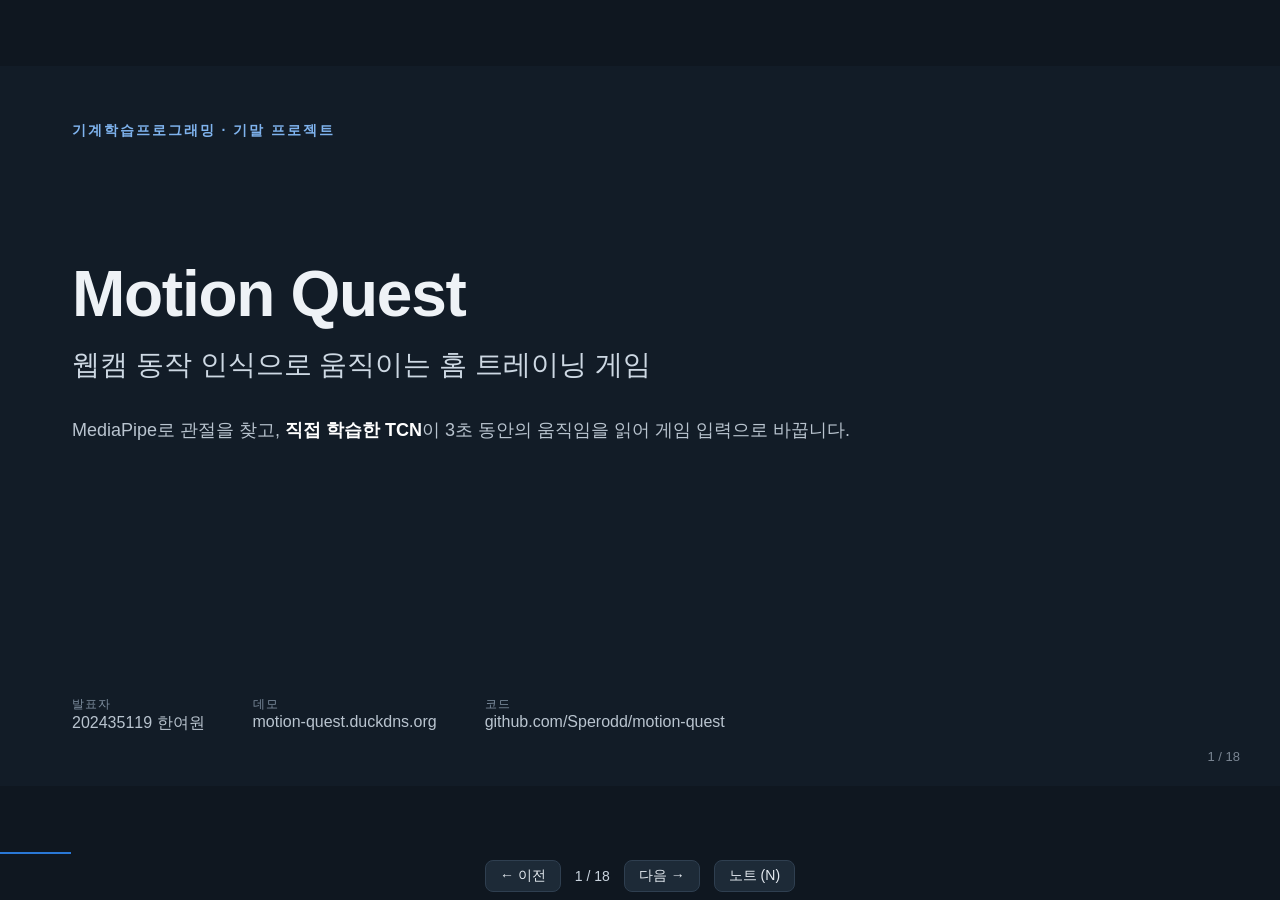
<file: presentation/motion-quest-final.html>
<!doctype html>
<html lang="ko">
<head>
<meta charset="utf-8">
<meta name="viewport" content="width=device-width,initial-scale=1">
<title>Motion Quest 발표</title>
<style>
:root{
  --bg:#0f1720; --paper:#fbfaf7; --ink:#18212b; --ink-2:#4a5562; --muted:#7a8592; --line:#dfe3e8;
  --soft:#f1f3f5; --accent:#2a78d6; --accent-soft:#e6f0fb; --lstm:#eb6834; --lstm-soft:#fdeee7;
  --dummy:#9aa3ad; --good:#0a7d4f; --warn:#b26a00;
}
*{box-sizing:border-box}
html,body{margin:0;height:100%;background:var(--bg);font-family:"Pretendard","Malgun Gothic","Apple SD Gothic Neo",sans-serif;color:var(--ink)}
#stage{position:fixed;inset:0 0 48px 0;display:grid;place-items:center;overflow:hidden}
.deck{position:relative;width:1280px;height:720px;transform-origin:center center;flex:none}
.slide{position:absolute;inset:0;background:var(--paper);padding:56px 72px 52px;display:none;overflow:hidden}
.slide.active{display:flex;flex-direction:column}
.slide.dark{background:#121c27;color:#eef2f6}
.kicker{font-size:14px;font-weight:700;letter-spacing:.14em;text-transform:uppercase;color:var(--accent);margin-bottom:10px}
.dark .kicker{color:#7fb3ee}
h1{font-size:64px;line-height:1.08;margin:0;letter-spacing:-.02em}
h2{font-size:38px;line-height:1.2;margin:0 0 24px;letter-spacing:-.01em}
h3{font-size:20px;margin:0 0 8px}
p{margin:0;font-size:18px;line-height:1.6;color:var(--ink-2)}
.dark p{color:#b9c4cf}
.lead{font-size:22px;color:var(--ink-2)}
.pg{position:absolute;right:40px;bottom:22px;font-size:13px;color:var(--muted);font-variant-numeric:tabular-nums}
.foot{position:absolute;left:72px;bottom:22px;font-size:13px;color:var(--muted)}
.grid{display:grid;gap:20px}
.g2{grid-template-columns:1fr 1fr}.g3{grid-template-columns:repeat(3,1fr)}.g4{grid-template-columns:repeat(4,1fr)}
.card{background:#fff;border:1px solid var(--line);border-radius:14px;padding:20px 22px}
.card p{font-size:16px}
.tag{display:inline-block;font-size:12px;font-weight:700;padding:3px 9px;border-radius:999px;background:var(--accent-soft);color:var(--accent);margin-bottom:10px}
.tag.o{background:var(--lstm-soft);color:#b8461b}.tag.g{background:#e7f4ee;color:var(--good)}.tag.n{background:var(--soft);color:var(--ink-2)}
.big{font-size:44px;font-weight:800;letter-spacing:-.02em;font-variant-numeric:tabular-nums;line-height:1.1}
.big small{font-size:18px;font-weight:600;color:var(--muted);margin-left:4px}
table{border-collapse:collapse;width:100%;font-size:16px;font-variant-numeric:tabular-nums}
th,td{padding:8px 12px;border-bottom:1px solid var(--line);text-align:left}
th{font-size:13px;color:var(--muted);font-weight:700;letter-spacing:.04em}
td.n,th.n{text-align:right}
tr.hl td{background:var(--accent-soft);font-weight:700}
code{font-family:Consolas,monospace;font-size:.9em;background:var(--soft);padding:1px 6px;border-radius:5px}
ul.clean{margin:0;padding:0;list-style:none}
ul.clean li{font-size:17px;line-height:1.55;color:var(--ink-2);padding:6px 0 6px 20px;position:relative}
ul.clean li::before{content:"";position:absolute;left:0;top:16px;width:8px;height:8px;border-radius:50%;background:var(--accent)}
ul.clean li b{color:var(--ink)}
.flow{display:flex;align-items:stretch;gap:0}
.step{flex:1;background:#fff;border:1px solid var(--line);border-radius:12px;padding:14px 14px 16px;position:relative}
.step .no{font-size:12px;font-weight:800;color:var(--accent)}
.step h3{font-size:17px;margin:4px 0 6px}
.step p{font-size:13.5px;line-height:1.5}
.arrow{width:26px;display:grid;place-items:center;color:var(--muted);font-size:20px;flex:none}
.where{font-size:11px;font-weight:700;color:var(--muted);letter-spacing:.06em;margin-top:8px}
.shot{border-radius:10px;border:1px solid var(--line);width:100%;display:block;background:#fff}
.cap{font-size:13.5px;color:var(--ink-2);margin-top:8px;line-height:1.45}
.note{font-size:14px;color:var(--muted);margin-top:auto;padding-top:14px;border-top:1px solid var(--line)}
.dark .note{border-color:#2b3a4a;color:#8fa0b1}
.pill{display:inline-flex;gap:8px;align-items:center;font-size:14px;color:var(--ink-2);margin-right:18px}
.sw{width:12px;height:12px;border-radius:3px;display:inline-block}
.arch{display:flex;flex-direction:column;gap:7px}
.layer{border-radius:9px;padding:9px 14px;font-size:15px;display:flex;justify-content:space-between;border:1px solid var(--line);background:#fff}
.layer b{font-weight:700}.layer span{color:var(--muted);font-size:13.5px}
.layer.t{border-color:#b9d3f3;background:var(--accent-soft)}
.layer.l{border-color:#f5c7b3;background:var(--lstm-soft)}
svg text{font-family:inherit}
.tip{position:absolute;pointer-events:none;background:#18212b;color:#fff;font-size:13px;padding:6px 9px;border-radius:7px;opacity:0;transition:opacity .1s;white-space:nowrap;z-index:5}
/* nav */
#bar{position:fixed;left:0;right:0;bottom:0;height:48px;display:flex;align-items:center;justify-content:center;gap:14px;color:#c9d3dd;font-size:14px}
#bar button{background:#1d2a37;color:#e5ebf1;border:1px solid #2f3f50;border-radius:8px;padding:6px 14px;font:inherit;cursor:pointer}
#bar button:hover{background:#273748}
#bar button:focus-visible{outline:2px solid #7fb3ee;outline-offset:2px}
#prog{position:fixed;left:0;bottom:46px;height:2px;background:var(--accent);transition:width .2s}
aside.notes{display:none}
body.show-notes aside.notes{display:block;position:absolute;left:0;right:0;bottom:0;background:#fff8d6;border-top:1px solid #e6d58a;font-size:15px;line-height:1.5;padding:10px 72px;color:#4a3d00;z-index:4}
@media print{
  @page{size:1280px 720px;margin:0}
  html,body{background:#fff}
  #bar,#prog{display:none}
  #stage{position:static;display:block}
  .deck{transform:none!important;width:auto;height:auto}
  .slide{display:flex!important;flex-direction:column;position:relative;width:1280px;height:720px;break-after:page}
  aside.notes{display:none!important}
}
</style>
</head>
<body>
<div id="stage"><div class="deck" id="deck">

<!-- 1. Title -->
<section class="slide dark">
  <div class="kicker">기계학습프로그래밍 · 기말 프로젝트</div>
  <h1 style="margin-top:110px">Motion Quest</h1>
  <p class="lead" style="font-size:28px;color:#cdd8e3;margin-top:14px">웹캠 동작 인식으로 움직이는 홈 트레이닝 게임</p>
  <p style="margin-top:28px;font-size:18px">MediaPipe로 관절을 찾고, <b style="color:#fff">직접 학습한 TCN</b>이 3초 동안의 움직임을 읽어 게임 입력으로 바꿉니다.</p>
  <div style="margin-top:auto;display:flex;gap:48px;font-size:16px;color:#b9c4cf">
    <div><div style="color:#7f8fa0;font-size:12px;letter-spacing:.1em">발표자</div>202435119 한여원</div>
    <div><div style="color:#7f8fa0;font-size:12px;letter-spacing:.1em">데모</div>motion-quest.duckdns.org</div>
    <div><div style="color:#7f8fa0;font-size:12px;letter-spacing:.1em">코드</div>github.com/Sperodd/motion-quest</div>
  </div>
  <aside class="notes">웹캠만으로 운동 동작을 인식해 게임 입력으로 쓰는 프로젝트입니다. 오늘은 전체 흐름, 데이터, 모델, 결과, 서비스 순서로 발표합니다.</aside>
</section>

<!-- 2. Agenda -->
<section class="slide">
  <div class="kicker">목차</div>
  <h2>오늘 다룰 내용</h2>
  <div class="grid g3" style="margin-top:10px">
    <div class="card"><span class="tag">01</span><h3>문제 정의</h3><p>왜 운동을 게임 입력으로 바꾸는가</p></div>
    <div class="card"><span class="tag">02</span><h3>전체 흐름</h3><p>웹캠 → 관절 → 분류 → 게임</p></div>
    <div class="card"><span class="tag">03</span><h3>데이터</h3><p>UI-PRMD + 직접 수집한 idle, 분할과 전처리</p></div>
    <div class="card"><span class="tag">04</span><h3>모델</h3><p>제안 TCN vs 베이스라인 LSTM, 학습 설정</p></div>
    <div class="card"><span class="tag">05</span><h3>평가와 선택</h3><p>Dummy·LSTM·TCN 비교, 오류 분석, 한계</p></div>
    <div class="card"><span class="tag">06</span><h3>서비스와 회고</h3><p>배포, 화면, 문제 해결 사례, 개선 계획</p></div>
  </div>
</section>

<!-- 3. Problem -->
<section class="slide">
  <div class="kicker">01 · 문제 정의</div>
  <h2>혼자 하는 홈 트레이닝은 쉽게 지루해진다</h2>
  <div class="grid g4">
    <div class="card"><span class="tag n">Who</span><p>집에서 운동하고 싶지만 반복 운동에 쉽게 흥미를 잃는 사용자</p></div>
    <div class="card"><span class="tag n">What</span><p>영상 시청·횟수 기록만으로는 재미와 즉각적인 반응이 부족</p></div>
    <div class="card"><span class="tag n">When</span><p>집에서 PC와 웹캠으로 혼자 운동할 때</p></div>
    <div class="card"><span class="tag n">Why</span><p>내 움직임이 게임에 반영되는 경험으로 참여 동기를 높이기</p></div>
  </div>
  <div class="grid g2" style="margin-top:22px">
    <div class="card"><span class="tag">차별점</span><h3>몸이 곧 컨트롤러</h3><p>별도 장비 없이 웹캠만 사용합니다. 영상은 브라우저에 두고 <b>관절 좌표만</b> 서버로 보냅니다.</p></div>
    <div class="card"><span class="tag g">정량 목표</span><h3>Test Macro-F1 ≥ 0.80</h3><p>5개 클래스(운동 4 + 대기)의 F1 평균으로, 클래스 불균형에도 공정하게 평가합니다.</p></div>
  </div>
</section>

<!-- 4. Pipeline -->
<section class="slide">
  <div class="kicker">02 · 전체 흐름</div>
  <h2>웹캠에서 게임까지, 6단계 파이프라인</h2>
  <div class="flow">
    <div class="step"><div class="no">01</div><h3>웹캠</h3><p>브라우저에서 카메라 프레임 획득</p><div class="where">BROWSER</div></div>
    <div class="arrow">→</div>
    <div class="step"><div class="no">02</div><h3>MediaPipe Lite</h3><p>사전 학습 모델로 12개 관절의 world XYZ 추출</p><div class="where">BROWSER</div></div>
    <div class="arrow">→</div>
    <div class="step"><div class="no">03</div><h3>WebSocket</h3><p>timestamp·XYZ·visibility만 JSON으로 전송 <code>/ws/pose</code></p><div class="where">NETWORK</div></div>
    <div class="arrow">→</div>
    <div class="step" style="border-color:#b9d3f3;background:var(--accent-soft)"><div class="no">04</div><h3>특징 + TCN</h3><p>3초 버퍼 → 30 Hz 보간 → [1, 90, 54] → TorchScript TCN</p><div class="where">FASTAPI SERVER</div></div>
    <div class="arrow">→</div>
    <div class="step"><div class="no">05</div><h3>확정·카운트</h3><p>70% 이상 1초 유지 시 확정, idle→운동→idle이면 +1</p><div class="where">BROWSER</div></div>
    <div class="arrow">→</div>
    <div class="step"><div class="no">06</div><h3>Godot 게임</h3><p>같은 출처 iframe이 확정 동작을 읽어 캐릭터 행동으로</p><div class="where">BROWSER</div></div>
  </div>
  <div class="grid g3" style="margin-top:26px">
    <div class="card"><span class="tag n">사전 학습</span><h3>MediaPipe Pose Lite</h3><p>이미지 → 관절 좌표. 학습하지 않고 그대로 사용</p></div>
    <div class="card"><span class="tag">직접 학습</span><h3>TCN 동작 분류기</h3><p>관절 시계열 → 5개 클래스. 처음부터(scratch) 학습</p></div>
    <div class="card"><span class="tag g">핵심 설계</span><h3>학습 = 추론 전처리</h3><p><code>pose_features.py</code> 하나를 노트북과 서버가 공유, 해시로 검사</p></div>
  </div>
  <p class="note">추론 주기 최소 250 ms(최대 약 4회/초) · 영상은 서버로 보내지 않고 관절 좌표만 전송 · 서버는 연결별로 최근 약 3초를 버퍼링</p>
  <aside class="notes">관절 추정은 사전 학습된 MediaPipe, 동작 분류는 제가 직접 학습한 TCN으로 역할이 나뉩니다.</aside>
</section>

<!-- 5. Data -->
<section class="slide">
  <div class="kicker">03 · 데이터</div>
  <h2>공개 재활 데이터 + 직접 수집한 대기 동작</h2>
  <div class="grid g2" style="grid-template-columns:1.15fr 1fr">
    <div class="card">
      <span class="tag">UI-PRMD · University of Idaho</span>
      <ul class="clean">
        <li>건강한 참가자 <b>10명</b> × 운동 10종 × 10회 반복</li>
        <li><b>Vicon</b> 광학 모션캡처 100 Hz, 마커 39개 XYZ</li>
        <li>라이선스 <b>ODC PDDL v1.0</b> (퍼블릭 도메인)</li>
        <li>선정 이유: 스쿼트·런지 등 게임 입력에 쓸 운동의 3D 관절 시계열</li>
      </ul>
      <span class="tag o" style="margin-top:12px">직접 수집 · MediaPipe 웹캠</span>
      <ul class="clean">
        <li>UI-PRMD에는 <b>대기(idle)</b> 상태가 없어 직접 녹화</li>
        <li>1명 · 녹화 5개 · 4,499프레임 · 약 150초</li>
      </ul>
    </div>
    <div>
      <table>
        <tr><th>코드</th><th>클래스</th><th>출처</th><th class="n">녹화</th></tr>
        <tr><td>M01</td><td>Deep Squat</td><td>Vicon</td><td class="n">10</td></tr>
        <tr><td>M03</td><td>Inline Lunge</td><td>Vicon</td><td class="n">9</td></tr>
        <tr><td>M04</td><td>Side Lunge</td><td>Vicon</td><td class="n">10</td></tr>
        <tr><td>M09</td><td>Shoulder Int.-Ext. Rotation</td><td>Vicon</td><td class="n">10</td></tr>
        <tr><td>idle</td><td>Standing Rest</td><td>웹캠</td><td class="n">5</td></tr>
      </table>
      <div class="grid g3" style="margin-top:20px;gap:12px">
        <div><div class="big">44</div><p style="font-size:14px">녹화</p></div>
        <div><div class="big">111.5<small>k</small></div><p style="font-size:14px">원본 프레임</p></div>
        <div><div class="big">20<small>분</small></div><p style="font-size:14px">총 녹화 시간</p></div>
      </div>
    </div>
  </div>
  <p class="note">M03_s03은 원본 데이터에서 누락되어 있으며 가상 샘플로 채우지 않았습니다.</p>
</section>

<!-- 6. Split & distribution -->
<section class="slide">
  <div class="kicker">03 · 데이터 분할</div>
  <h2>사람 단위로 나눠 처음 보는 사람으로 평가</h2>
  <div class="grid g2" style="grid-template-columns:1.25fr 1fr">
    <div>
      <table>
        <tr><th>클래스</th><th class="n">Train</th><th class="n">Val</th><th class="n">Test</th><th class="n">비율</th></tr>
        <tr><td>M01 Deep Squat</td><td class="n">149</td><td class="n">59</td><td class="n">52</td><td class="n">23.4%</td></tr>
        <tr><td>M03 Inline Lunge</td><td class="n">112</td><td class="n">61</td><td class="n">51</td><td class="n">20.2%</td></tr>
        <tr><td>M04 Side Lunge</td><td class="n">158</td><td class="n">56</td><td class="n">50</td><td class="n">23.8%</td></tr>
        <tr><td>M09 Shoulder Rotation</td><td class="n">136</td><td class="n">38</td><td class="n">51</td><td class="n">20.3%</td></tr>
        <tr><td>idle Standing Rest</td><td class="n">82</td><td class="n">27</td><td class="n">27</td><td class="n">12.3%</td></tr>
        <tr class="hl"><td>합계 (90프레임 창)</td><td class="n">637</td><td class="n">241</td><td class="n">231</td><td class="n">1,109</td></tr>
      </table>
      <p style="font-size:15px;margin-top:12px">idle이 12.3%로 적어 <b>클래스 가중 Cross Entropy</b>로 보정하고, Macro-F1·Balanced Accuracy로 평가합니다.</p>
    </div>
    <div class="grid" style="gap:14px">
      <div class="card"><span class="tag">참가자 분할 6 : 2 : 2</span><p>Train <b>s01–s06</b> · Val <b>s07–s08</b> · Test <b>s09–s10</b><br>창 수 비율 57.4% : 21.7% : 20.8%</p></div>
      <div class="card"><span class="tag n">누수 방지</span><p>녹화 단위로 먼저 나눈 뒤 창을 생성합니다. 겹치는 창이 분할을 넘나들지 않습니다.</p></div>
      <div class="card"><span class="tag n">재현성</span><p>Random seed <b>42</b> 고정 (Python·NumPy·PyTorch). 웹캠 idle 녹화는 3 : 1 : 1.</p></div>
    </div>
  </div>
</section>

<!-- 7. Preprocessing -->
<section class="slide">
  <div class="kicker">03 · 전처리</div>
  <h2>센서가 달라도 같은 입력이 되도록</h2>
  <div class="grid g4" style="gap:14px">
    <div class="card"><span class="tag">1</span><h3>결측 보간</h3><p>결측률 5%·연속 30프레임 이하만 보간, 초과 시 중단</p></div>
    <div class="card"><span class="tag">2</span><h3>공통 12관절</h3><p>Vicon 마커 117열 → 어깨·팔꿈치·손목·골반·무릎·발목 좌우</p></div>
    <div class="card"><span class="tag">3</span><h3>30 Hz 재표본화</h3><p>Vicon <code>resample_poly(3,10)</code>, 웹캠은 타임스탬프 보간</p></div>
    <div class="card"><span class="tag">4</span><h3>3초 창</h3><p>90프레임, 30프레임 간격. 녹화 경계를 넘지 않음</p></div>
    <div class="card"><span class="tag">5</span><h3>몸 기준 정규화</h3><p>골반 중심 이동 · 몸통 길이로 크기 · 좌우/수직/깊이 축</p></div>
    <div class="card"><span class="tag">6</span><h3>각도 18개</h3><p>같은 XYZ에서 내각·기울기·좌우 차이 계산 → [0, 1]</p></div>
    <div class="card"><span class="tag">7</span><h3>표준화</h3><p>train 평균·표준편차만 사용, 모델 내부에서 수행</p></div>
    <div class="card"><span class="tag">8</span><h3>좌우 반전 증강</h3><p>train에서 50% 확률로 좌우 관절 교환</p></div>
  </div>
  <div class="card" style="margin-top:18px;display:flex;align-items:center;gap:28px">
    <div style="font-size:15px;color:var(--muted);flex:none">모델 입력 1개</div>
    <div style="font-size:26px;font-weight:800"><span style="color:var(--accent)">[90 프레임</span> × <span>54 특징]</span></div>
    <div style="font-size:16px;color:var(--ink-2)">= 위치 36 (12관절 × XYZ) + 각도 18 · 위치는 발의 배치, 각도는 관절 굽힘을 표현</div>
  </div>
</section>

<!-- 8. TCN -->
<section class="slide">
  <div class="kicker">04 · 제안 모델</div>
  <h2>TCN — 시간축을 따라 움직임을 읽는 합성곱</h2>
  <div class="grid g2" style="grid-template-columns:1fr 1.1fr;gap:34px">
    <div class="arch">
      <div class="layer"><b>입력</b><span>[B, 90, 54]</span></div>
      <div class="layer"><b>채널별 표준화</b><span>train 통계</span></div>
      <div class="layer t"><b>Residual Block 1</b><span>64ch · dilation 1</span></div>
      <div class="layer t"><b>Residual Block 2</b><span>64ch · dilation 2</span></div>
      <div class="layer t"><b>Residual Block 3</b><span>64ch · dilation 4</span></div>
      <div class="layer t"><b>Residual Block 4</b><span>64ch · dilation 8</span></div>
      <div class="layer"><b>시간축 평균 pooling</b><span>90 → 1</span></div>
      <div class="layer"><b>Linear</b><span>64 → 5 클래스</span></div>
    </div>
    <div class="grid" style="gap:14px;align-content:start">
      <div class="card"><span class="tag">왜 TCN인가</span><p>한 프레임만으로는 스쿼트의 서 있는 순간과 대기 자세를 구분할 수 없습니다. <b>최근 3초의 흐름</b>을 함께 봐야 합니다.</p></div>
      <div class="card"><span class="tag n">구조</span><p>Block = causal Conv1d 2개 + LayerNorm·ReLU·Dropout. Dilation 1→8로 <b>수용 영역 61프레임</b>.</p></div>
      <div class="grid g2" style="gap:14px">
        <div class="card"><div class="big">101,765</div><p style="font-size:14px">파라미터</p></div>
        <div class="card"><div class="big">Scratch</div><p style="font-size:14px">무작위 초기화부터 학습</p></div>
      </div>
    </div>
  </div>
</section>

<!-- 9. LSTM baseline -->
<section class="slide">
  <div class="kicker">04 · 베이스라인 모델</div>
  <h2>LSTM — 같은 조건에서 구조만 바꿔 비교</h2>
  <div class="grid g2" style="grid-template-columns:1fr 1.25fr;gap:34px">
    <div class="arch">
      <div class="layer"><b>입력</b><span>[B, 90, 54]</span></div>
      <div class="layer"><b>채널별 표준화</b><span>TCN과 동일</span></div>
      <div class="layer l"><b>LSTM layer 1</b><span>hidden 64</span></div>
      <div class="layer l"><b>LSTM layer 2</b><span>hidden 64 · dropout 0.2</span></div>
      <div class="layer"><b>마지막 시점 hidden state</b><span>t = 90</span></div>
      <div class="layer"><b>Dropout → Linear</b><span>64 → 5 클래스</span></div>
      <p style="font-size:15px;margin-top:10px">파라미터 <b>64,325</b> · 시계열 분류의 대표 구조라 비교 기준으로 선택</p>
    </div>
    <div>
      <table>
        <tr><th>항목</th><th>TCN (제안)</th><th>LSTM (베이스라인)</th></tr>
        <tr><td>시간 처리</td><td>dilated 합성곱 + 평균 pooling</td><td>순환 상태 + 마지막 시점</td></tr>
        <tr><td>입력·분할·증강</td><td colspan="2" style="text-align:center">동일</td></tr>
        <tr><td>Optimizer</td><td colspan="2" style="text-align:center">AdamW · lr 0.001 · wd 0.0001</td></tr>
        <tr><td>Batch · Epoch</td><td colspan="2" style="text-align:center">64 · 최대 100</td></tr>
        <tr><td>Loss</td><td colspan="2" style="text-align:center">클래스 가중 Cross Entropy</td></tr>
        <tr><td>모델 선택</td><td colspan="2" style="text-align:center">Val Macro-F1 최고 · patience 15</td></tr>
        <tr><td>Seed</td><td colspan="2" style="text-align:center">42 (LSTM 학습 직전 재설정)</td></tr>
      </table>
      <p style="font-size:15px;margin-top:14px">구조 외 조건을 모두 맞춰, 성능 차이가 <b>모델 구조에서만</b> 나오도록 했습니다.</p>
    </div>
  </div>
</section>

<!-- 10. Training log -->
<section class="slide">
  <div class="kicker">04 · 학습 로그</div>
  <h2>TCN은 1 epoch, LSTM은 4 epoch 만에 수렴</h2>
  <div class="grid g2" style="grid-template-columns:1.35fr 1fr;gap:30px">
    <div class="card" style="position:relative;padding:16px 18px 10px">
      <div style="display:flex;justify-content:space-between;align-items:center">
        <h3 style="font-size:16px;margin:0">Validation Macro-F1 (epoch 1–7)</h3>
        <div><span class="pill"><span class="sw" style="background:var(--accent)"></span>TCN</span><span class="pill" style="margin-right:0"><span class="sw" style="background:var(--lstm)"></span>LSTM</span></div>
      </div>
      <svg id="curve" viewBox="0 0 600 330" width="100%" role="img" aria-label="TCN과 LSTM의 epoch별 검증 Macro-F1"></svg>
      <div class="tip" id="tip-curve"></div>
    </div>
    <div class="grid" style="gap:14px;align-content:start">
      <table>
        <tr><th>모델</th><th class="n">실행 epoch</th><th class="n">선택 epoch</th><th class="n">최고 Val F1</th></tr>
        <tr><td>TCN</td><td class="n">16</td><td class="n">1</td><td class="n">1.0000</td></tr>
        <tr><td>LSTM</td><td class="n">19</td><td class="n">4</td><td class="n">1.0000</td></tr>
      </table>
      <div class="card"><p>두 모델 모두 Val F1이 1.0에 도달한 뒤 15 epoch 동안 개선이 없어 <b>early stopping</b>으로 종료했습니다.</p></div>
      <div class="card" style="border-color:#f1d29a;background:#fff9ec"><p><b>Validation 포화:</b> 두 모델 모두 1.0이라 Val만으로는 우열을 가릴 수 없었습니다 → 최종 선택은 Test 지표로.</p></div>
      <p style="font-size:13px;color:var(--muted)">로그: history.csv · lstm_history.csv</p>
    </div>
  </div>
</section>

<!-- 11. Results -->
<section class="slide">
  <div class="kicker">05 · 평가 결과</div>
  <h2>Test 231개 창에서 TCN이 가장 높다</h2>
  <div class="grid g2" style="grid-template-columns:1fr 1.15fr;gap:30px">
    <div class="card" style="position:relative;padding:16px 18px 8px">
      <h3 style="font-size:16px;margin:0 0 4px">Test Macro-F1</h3>
      <svg id="bars" viewBox="0 0 520 300" width="100%" role="img" aria-label="모델별 test Macro-F1 막대 그래프"></svg>
      <div class="tip" id="tip-bars"></div>
    </div>
    <div>
      <table>
        <tr><th>모델</th><th class="n">Accuracy</th><th class="n">Macro-F1</th><th class="n">Bal. Acc.</th><th class="n">녹화 Acc.</th></tr>
        <tr class="hl"><td>TCN (제안) ✔</td><td class="n">1.0000</td><td class="n">1.0000</td><td class="n">1.0000</td><td class="n">1.0000</td></tr>
        <tr><td>LSTM (베이스라인)</td><td class="n">0.9524</td><td class="n">0.9558</td><td class="n">0.9569</td><td class="n">1.0000</td></tr>
        <tr><td>Dummy most frequent</td><td class="n">0.2165</td><td class="n">0.0712</td><td class="n">0.2000</td><td class="n">—</td></tr>
        <tr><td>Dummy stratified</td><td class="n">0.1965</td><td class="n">0.1861</td><td class="n">0.1883</td><td class="n">—</td></tr>
        <tr><td>Dummy uniform</td><td class="n">0.1996</td><td class="n">0.1944</td><td class="n">0.1945</td><td class="n">—</td></tr>
      </table>
      <div class="grid g2" style="gap:14px;margin-top:16px">
        <div class="card"><span class="tag g">목표 달성</span><p>Macro-F1 1.0000 ≥ 목표 0.80</p></div>
        <div class="card"><span class="tag n">Dummy</span><p>라벨 분포만 쓰는 기준선. 모델이 실제 관절 정보를 쓰는지 확인</p></div>
      </div>
    </div>
  </div>
  <p class="note">Dummy는 seed 42–51, 10회 평균 · 녹화 Acc.는 녹화별 다수결 정확도</p>
</section>

<!-- 12. Error analysis -->
<section class="slide">
  <div class="kicker">05 · 오류 분석</div>
  <h2>LSTM의 오답 11개는 모두 한 사람의 어깨 회전</h2>
  <div class="grid g2" style="grid-template-columns:1.2fr 1fr;gap:28px">
    <div>
      <img class="shot" style="width:auto;max-width:100%;max-height:440px;margin:0 auto" src="../ui_prmd_tcn_output/lstm_confusion_matrix.png" alt="LSTM test 혼동행렬">
      <div class="cap" style="text-align:center">LSTM test 혼동행렬 — TCN은 대각선만 채워짐 (lstm_confusion_matrix.png)</div>
    </div>
    <div class="grid" style="gap:12px;align-content:start">
      <table>
        <tr><th>실제</th><th>LSTM 예측</th><th class="n">창</th><th class="n">확신도</th></tr>
        <tr><td>M09 어깨 회전</td><td>M01 스쿼트</td><td class="n">6</td><td class="n">0.35–0.57</td></tr>
        <tr><td>M09 어깨 회전</td><td>M04 사이드 런지</td><td class="n">4</td><td class="n">0.37–0.39</td></tr>
        <tr><td>M01 스쿼트</td><td>M09 어깨 회전</td><td class="n">1</td><td class="n">0.49</td></tr>
      </table>
      <ul class="clean">
        <li><b>모두 참가자 s10</b>, 같은 창에서 TCN은 확신도 0.93–0.97로 정답</li>
        <li>M09는 하체가 거의 움직이지 않아 단서가 <b>손목·팔꿈치의 작은 변화</b>뿐</li>
        <li>LSTM은 <b>마지막 시점</b>만, TCN은 <b>시간축 전체 평균</b>으로 판단 → 작은 반복 변화에 TCN이 유리하다는 가설</li>
        <li>오답 확신도는 모두 0.6 미만 → 서비스의 70% 확정 기준에서는 대부분 걸러짐</li>
      </ul>
    </div>
  </div>
</section>

<!-- 13. Selection & limits -->
<section class="slide">
  <div class="kicker">05 · 최종 선택과 한계</div>
  <h2>규칙대로 TCN을 선택, 하지만 100%는 조심해서 읽는다</h2>
  <div class="grid g2" style="gap:24px">
    <div class="card">
      <span class="tag g">선택 규칙 (노트북 코드로 고정)</span>
      <div style="font-size:19px;font-weight:700;margin:6px 0 14px">Test Macro-F1 → Balanced Acc. → 동률이면 서비스 모델</div>
      <ul class="clean">
        <li>TCN이 세 지표 모두 우세 (Macro-F1 <b>+0.0442</b>)</li>
        <li>LSTM이 파라미터는 37% 적지만, 서버 처리 <b>7 ms</b>(캡처 기준)로 TCN도 충분히 빠름</li>
        <li>TorchScript로 내보내 서버가 그대로 로드</li>
      </ul>
    </div>
    <div class="card" style="border-color:#f1d29a;background:#fffaf0">
      <span class="tag" style="background:#fbecc9;color:var(--warn)">결과의 한계</span>
      <ul class="clean">
        <li><b>센서 = 라벨 단서 가능성:</b> 운동은 Vicon, idle은 웹캠</li>
        <li><b>웹캠 운동 미검증:</b> 웹캠 test에는 idle만 있음</li>
        <li><b>작은 test:</b> 참가자 2명, seed 1회. 로컬 CPU 재실행에서 LSTM F1은 0.99로 변동</li>
        <li><b>Test로 선택:</b> Val 포화로 test를 선택에 사용 → 다소 낙관적</li>
      </ul>
    </div>
  </div>
  <p class="note">확인된 범위: “저장된 test 분할에서 TCN이 더 안정적이었다.” 실제 웹캠 운동 인식 성능은 추가 수집이 필요합니다.</p>
</section>

<!-- 14. Service -->
<section class="slide">
  <div class="kicker">06 · 서비스 프로토타입</div>
  <h2>실제 웹캠으로 플레이하는 화면</h2>
  <div class="grid g2" style="grid-template-columns:1.45fr 1fr;gap:24px;margin-top:-6px">
    <div><img class="shot" src="../images/pose.png" alt="스쿼트 인식 중"><div class="cap"><b>② 인식 중</b> — 실제 웹캠 스쿼트가 M01 <b>93.9%</b>로 1초 유지되어 <b>딥 스쿼트로 확정</b>(확정 점수 91.95%, 서버 처리 7 ms)</div></div>
    <div class="grid" style="gap:12px;align-content:start">
      <div><img class="shot" src="../images/menu.png" alt="시작 화면"><div class="cap"><b>① 시작 화면</b> — 가운데 Godot 게임, 오른쪽 웹캠과 모델 점수</div></div>
      <div><img class="shot" src="../images/count.png" alt="운동별 카운트"><div class="cap"><b>③ 기록</b> — 운동별 구간 카운트와 규칙 안내</div></div>
      <div class="card" style="padding:12px 16px"><p style="font-size:15px"><b>70% 이상 · 1초 유지</b> → 동작 확정<br><b>idle → 운동 → idle</b> → +1 카운트</p></div>
    </div>
  </div>
</section>

<!-- 15. Deploy -->
<section class="slide">
  <div class="kicker">06 · 배포</div>
  <h2>OCI에 배포, HTTPS 공개 URL로 접속</h2>
  <div class="grid g2" style="gap:24px">
    <div class="card">
      <span class="tag">공개 URL</span>
      <div style="font-size:30px;font-weight:800;margin:6px 0 16px;color:var(--accent)">motion-quest.duckdns.org</div>
      <ul class="clean">
        <li><b>Oracle Cloud</b> CPU 인스턴스에서 FastAPI + PyTorch 실행</li>
        <li>브라우저 카메라 사용을 위해 <b>HTTPS 인증서</b> 적용</li>
        <li><code>/ws/pose</code> <b>WebSocket 프록시</b> 설정</li>
        <li>서버 시작 시 모델·전처리 해시와 입력 계약 검사</li>
      </ul>
    </div>
    <div>
      <h3>잘못된 입력 처리</h3>
      <table style="font-size:15px">
        <tr><th>상황</th><th>처리</th></tr>
        <tr><td>관절 수 ≠ 12, 비유한 좌표, 역행 timestamp</td><td><code>invalid_input</code> + 원인 메시지</td></tr>
        <tr><td>메시지 크기 초과 / 다른 출처</td><td>연결 종료 (1009 / 1008)</td></tr>
        <tr><td>관절을 찾지 못함</td><td>버퍼 유지, 안내 문구</td></tr>
        <tr><td>1.5초 이상 예측 없음</td><td>후보 초기화, 마지막 확정 유지</td></tr>
        <tr><td>카메라 권한 거부</td><td>권한·브라우저 안내</td></tr>
      </table>
    </div>
  </div>
</section>

<!-- 16. Lessons: problem solving -->
<section class="slide">
  <div class="kicker">07 · Lessons Learned</div>
  <h2>문제 → 원인 → 시도 → 결과</h2>
  <table style="font-size:16px;line-height:1.5">
    <tr><th style="width:20%">문제</th><th style="width:22%">원인</th><th>시도</th><th style="width:27%">결과</th></tr>
    <tr><td><b>스쿼트 ↔ 인라인 런지 혼동</b></td><td>각도만으로는 다리 굽힘이 비슷</td><td>몸 기준 위치 36개를 각도 18개와 결합해 발 배치 반영</td><td>M01↔M03 혼동률 0 (Vicon test)</td></tr>
    <tr><td><b>쉬는 중에도 운동으로 분류</b></td><td>UI-PRMD에 대기 클래스 없음</td><td>웹캠 idle 직접 녹화(5개, 150초)해 5번째 클래스로</td><td>idle 27창 정분류, 구간 카운트 구현</td></tr>
    <tr><td><b>Vicon ↔ MediaPipe 골격 불일치</b></td><td>마커 39개 vs landmark 33개, 축 방향 다름</td><td>공통 12관절 정의, 마커 평균 근사, 몸 기준 좌표계</td><td>웹캠 스쿼트를 M01 93.9%로 인식·확정 (정성 예시)</td></tr>
    <tr><td><b>학습·서버 전처리 불일치</b></td><td>특징 코드가 두 곳에 존재</td><td>단일 원본 + 노트북 동기화 + 해시 검사</td><td>불일치 시 서버가 시작 단계에서 중단</td></tr>
    <tr><td><b>100%의 의미를 모름</b></td><td>비교 대상이 없음</td><td>Dummy 3종 + LSTM 베이스라인, 선택 규칙 코드화</td><td>Dummy ≤0.19 · LSTM 0.956 · TCN 1.0</td></tr>
  </table>
</section>

<!-- 17. PMI -->
<section class="slide">
  <div class="kicker">07 · PMI</div>
  <h2>잘된 점, 아쉬운 점, 흥미로운 점</h2>
  <div class="grid g3" style="gap:18px">
    <div class="card"><span class="tag g">Plus</span>
      <ul class="clean"><li>학습부터 공개 배포까지 한 서비스로 완성</li><li>전처리 단일 원본 + 해시로 학습·추론 일치</li><li>같은 조건의 공정한 모델 비교</li><li>영상 없이 좌표만 전송</li></ul></div>
    <div class="card"><span class="tag o">Minus</span>
      <ul class="clean"><li>운동은 Vicon, idle은 웹캠 — 센서가 단서일 수 있음</li><li>웹캠 데이터는 1명의 idle뿐</li><li>Val 포화로 test에서 선택</li><li>seed 1회, 분산 미제시</li></ul></div>
    <div class="card"><span class="tag">Interesting</span>
      <ul class="clean"><li>100%가 오히려 데이터 한계의 경고 신호</li><li>Val이 같던 두 모델이 test에서 갈림</li><li>두 골격 체계의 좌표계 차이(+Z vs −Y)를 직접 다룸</li></ul></div>
  </div>
</section>

<!-- 18. Next -->
<section class="slide dark">
  <div class="kicker">향후 개선 계획</div>
  <h2 style="color:#fff">다음 단계</h2>
  <div class="grid g3" style="gap:18px">
    <div class="card" style="background:#182634;border-color:#2b3a4a"><span class="tag">데이터</span><p style="color:#c9d3dd">4개 운동 모두를 여러 사람·각도·조명에서 웹캠으로 수집하고, 같은 센서로 운동과 idle을 구성해 센서 편향 제거</p></div>
    <div class="card" style="background:#182634;border-color:#2b3a4a"><span class="tag o">모델</span><p style="color:#c9d3dd">여러 seed 반복 학습으로 평균 ± 표준편차 비교, 특징 조합(각도/위치/둘 다) 비교, 웹캠 데이터로 재평가</p></div>
    <div class="card" style="background:#182634;border-color:#2b3a4a"><span class="tag g">서비스</span><p style="color:#c9d3dd">학습과 같은 품질 필터를 서버에 적용, 관절 각도 주기로 실제 반복 횟수 검출, 사용자 테스트로 반응 조정</p></div>
  </div>
  <div style="margin-top:auto">
    <div style="font-size:52px;font-weight:800;color:#fff">감사합니다</div>
    <p style="margin-top:8px">Q&amp;A · 202435119 한여원 · motion-quest.duckdns.org</p>
  </div>
</section>

</div></div>
<div id="prog"></div>
<div id="bar">
  <button id="prev" aria-label="이전 슬라이드">← 이전</button>
  <span id="count">1 / 1</span>
  <button id="next" aria-label="다음 슬라이드">다음 →</button>
  <button id="notesBtn" aria-label="발표자 노트 표시">노트 (N)</button>
</div>
<script>
(function(){
  const deck=document.getElementById('deck');
  const slides=[...deck.querySelectorAll('.slide')];
  const N=slides.length;
  slides.forEach((s,i)=>{const p=document.createElement('div');p.className='pg';p.textContent=(i+1)+' / '+N;s.appendChild(p);});
  let cur=0;
  function readHash(){const n=parseInt(location.hash.slice(1),10);return n>=1&&n<=N?n-1:0;}
  function show(i){
    cur=Math.max(0,Math.min(N-1,i));
    slides.forEach((s,k)=>s.classList.toggle('active',k===cur));
    document.getElementById('count').textContent=(cur+1)+' / '+N;
    document.getElementById('prog').style.width=((cur+1)/N*100)+'%';
    if(location.hash!=='#'+(cur+1)) history.replaceState(null,'','#'+(cur+1));
  }
  function fit(){
    const st=document.getElementById('stage');
    const k=Math.min(st.clientWidth/1280,st.clientHeight/720);
    deck.style.transform='scale('+k+')';
  }
  document.getElementById('prev').onclick=()=>show(cur-1);
  document.getElementById('next').onclick=()=>show(cur+1);
  document.getElementById('notesBtn').onclick=()=>document.body.classList.toggle('show-notes');
  document.addEventListener('keydown',e=>{
    if(['ArrowRight','PageDown',' ','Enter'].includes(e.key)){e.preventDefault();show(cur+1);}
    else if(['ArrowLeft','PageUp','Backspace'].includes(e.key)){e.preventDefault();show(cur-1);}
    else if(e.key==='Home')show(0);
    else if(e.key==='End')show(N-1);
    else if(e.key==='n'||e.key==='N')document.body.classList.toggle('show-notes');
    else if(e.key==='f'||e.key==='F'){document.fullscreenElement?document.exitFullscreen():document.documentElement.requestFullscreen().catch(()=>{});}
  });
  window.addEventListener('resize',fit);
  window.addEventListener('hashchange',()=>show(readHash()));
  fit(); show(readHash());

  // ---------- charts ----------
  const NS='http://www.w3.org/2000/svg';
  function el(tag,attrs,parent,text){const e=document.createElementNS(NS,tag);for(const k in attrs)e.setAttribute(k,attrs[k]);if(text!=null)e.textContent=text;parent&&parent.appendChild(e);return e;}
  function tipper(id,svg){
    const tip=document.getElementById(id), box=svg.parentElement;
    return {show(evt,html){tip.innerHTML=html;tip.style.opacity=1;
      const r=box.getBoundingClientRect(), s=r.width/box.offsetWidth;
      tip.style.left=((evt.clientX-r.left)/s+12)+'px';tip.style.top=((evt.clientY-r.top)/s-34)+'px';},
      hide(){tip.style.opacity=0;}};
  }
  const BLUE='#2a78d6', ORANGE='#eb6834', GRAY='#9aa3ad', GRID='#e6e9ed', AX='#7a8592';

  // Validation Macro-F1 curve
  (function(){
    const svg=document.getElementById('curve');
    const tcn=[1,1,1,1,1,1,1], lstm=[0.8387,0.9806,0.9956,1,1,1,1];
    const L=52,R=74,T=18,B=40,W=600,H=330, y0=0.8,y1=1.01;
    const x=i=>L+i*(W-L-R)/6, y=v=>T+(y1-v)/(y1-y0)*(H-T-B);
    [0.80,0.85,0.90,0.95,1.00].forEach(v=>{el('line',{x1:L,x2:W-R,y1:y(v),y2:y(v),stroke:GRID,'stroke-width':1},svg);
      el('text',{x:L-8,y:y(v)+4,'text-anchor':'end','font-size':12,fill:AX},svg,v.toFixed(2));});
    for(let i=0;i<7;i++)el('text',{x:x(i),y:H-B+20,'text-anchor':'middle','font-size':12,fill:AX},svg,i+1);
    el('text',{x:(L+W-R)/2,y:H-4,'text-anchor':'middle','font-size':12,fill:AX},svg,'epoch');
    const path=(d,c)=>el('path',{d:d.map((v,i)=>(i?'L':'M')+x(i)+' '+y(v)).join(' '),fill:'none',stroke:c,'stroke-width':2,'stroke-linejoin':'round'},svg);
    path(lstm,ORANGE); path(tcn,BLUE);
    lstm.forEach((v,i)=>el('circle',{cx:x(i),cy:y(v),r:4.5,fill:ORANGE,stroke:'#fff','stroke-width':2},svg));
    tcn.forEach((v,i)=>el('circle',{cx:x(i),cy:y(v),r:4.5,fill:BLUE,stroke:'#fff','stroke-width':2},svg));
    el('text',{x:W-R+8,y:y(1)-6,'font-size':13,fill:'#18212b','font-weight':700},svg,'TCN');
    el('text',{x:W-R+8,y:y(1)+14,'font-size':13,fill:'#18212b','font-weight':700},svg,'LSTM');
    el('text',{x:x(0)+10,y:y(lstm[0])+4,'font-size':12,fill:'#4a5562'},svg,'0.839');
    const cross=el('line',{y1:T,y2:H-B,stroke:'#18212b','stroke-width':1,'stroke-dasharray':'3 3',opacity:0},svg);
    const t=tipper('tip-curve',svg);
    for(let i=0;i<7;i++){
      const hit=el('rect',{x:x(i)-(W-L-R)/12,y:T,width:(W-L-R)/6,height:H-T-B,fill:'transparent'},svg);
      hit.addEventListener('mousemove',e=>{cross.setAttribute('x1',x(i));cross.setAttribute('x2',x(i));cross.setAttribute('opacity',.5);
        t.show(e,'epoch '+(i+1)+'<br>TCN '+tcn[i].toFixed(4)+'<br>LSTM '+lstm[i].toFixed(4));});
      hit.addEventListener('mouseleave',()=>{cross.setAttribute('opacity',0);t.hide();});
    }
  })();

  // Test Macro-F1 bars
  (function(){
    const svg=document.getElementById('bars');
    const data=[['TCN (제안)',1.0,BLUE],['LSTM (베이스라인)',0.9558,ORANGE],['Dummy uniform',0.1944,GRAY],['Dummy stratified',0.1861,GRAY],['Dummy most frequent',0.0712,GRAY]];
    const L=150,R=60,T=10,W=520,H=300,bh=26,gap=(H-T-30-data.length*bh)/(data.length-1);
    const x=v=>L+v*(W-L-R);
    [0,0.25,0.5,0.75,1].forEach(v=>{el('line',{x1:x(v),x2:x(v),y1:T,y2:H-28,stroke:GRID},svg);
      el('text',{x:x(v),y:H-10,'text-anchor':'middle','font-size':12,fill:AX},svg,v.toFixed(2));});
    const tg=el('line',{x1:x(0.8),x2:x(0.8),y1:T-4,y2:H-28,stroke:'#0a7d4f','stroke-width':1.5,'stroke-dasharray':'4 3'},svg);
    el('text',{x:x(0.8)-4,y:H-34,'text-anchor':'end','font-size':11,fill:'#0a7d4f'},svg,'목표 0.80');
    const t=tipper('tip-bars',svg);
    data.forEach((d,i)=>{
      const yy=T+i*(bh+gap);
      el('text',{x:L-10,y:yy+bh/2+5,'text-anchor':'end','font-size':13,fill:'#18212b'},svg,d[0]);
      const w=Math.max(2,x(d[1])-L);
      el('path',{d:`M${L} ${yy} H${L+w-4} Q${L+w} ${yy} ${L+w} ${yy+4} V${yy+bh-4} Q${L+w} ${yy+bh} ${L+w-4} ${yy+bh} H${L} Z`,fill:d[2]},svg);
      el('text',{x:L+w+6,y:yy+bh/2+5,'font-size':13,fill:'#18212b','font-weight':i<2?700:400},svg,d[1].toFixed(i<2?4:3));
      const hit=el('rect',{x:0,y:yy-gap/2,width:W,height:bh+gap,fill:'transparent'},svg);
      hit.addEventListener('mousemove',e=>t.show(e,d[0]+'<br>Macro-F1 '+d[1].toFixed(4)));
      hit.addEventListener('mouseleave',()=>t.hide());
    });
  })();
})();
</script>
</body>
</html>
</file>
